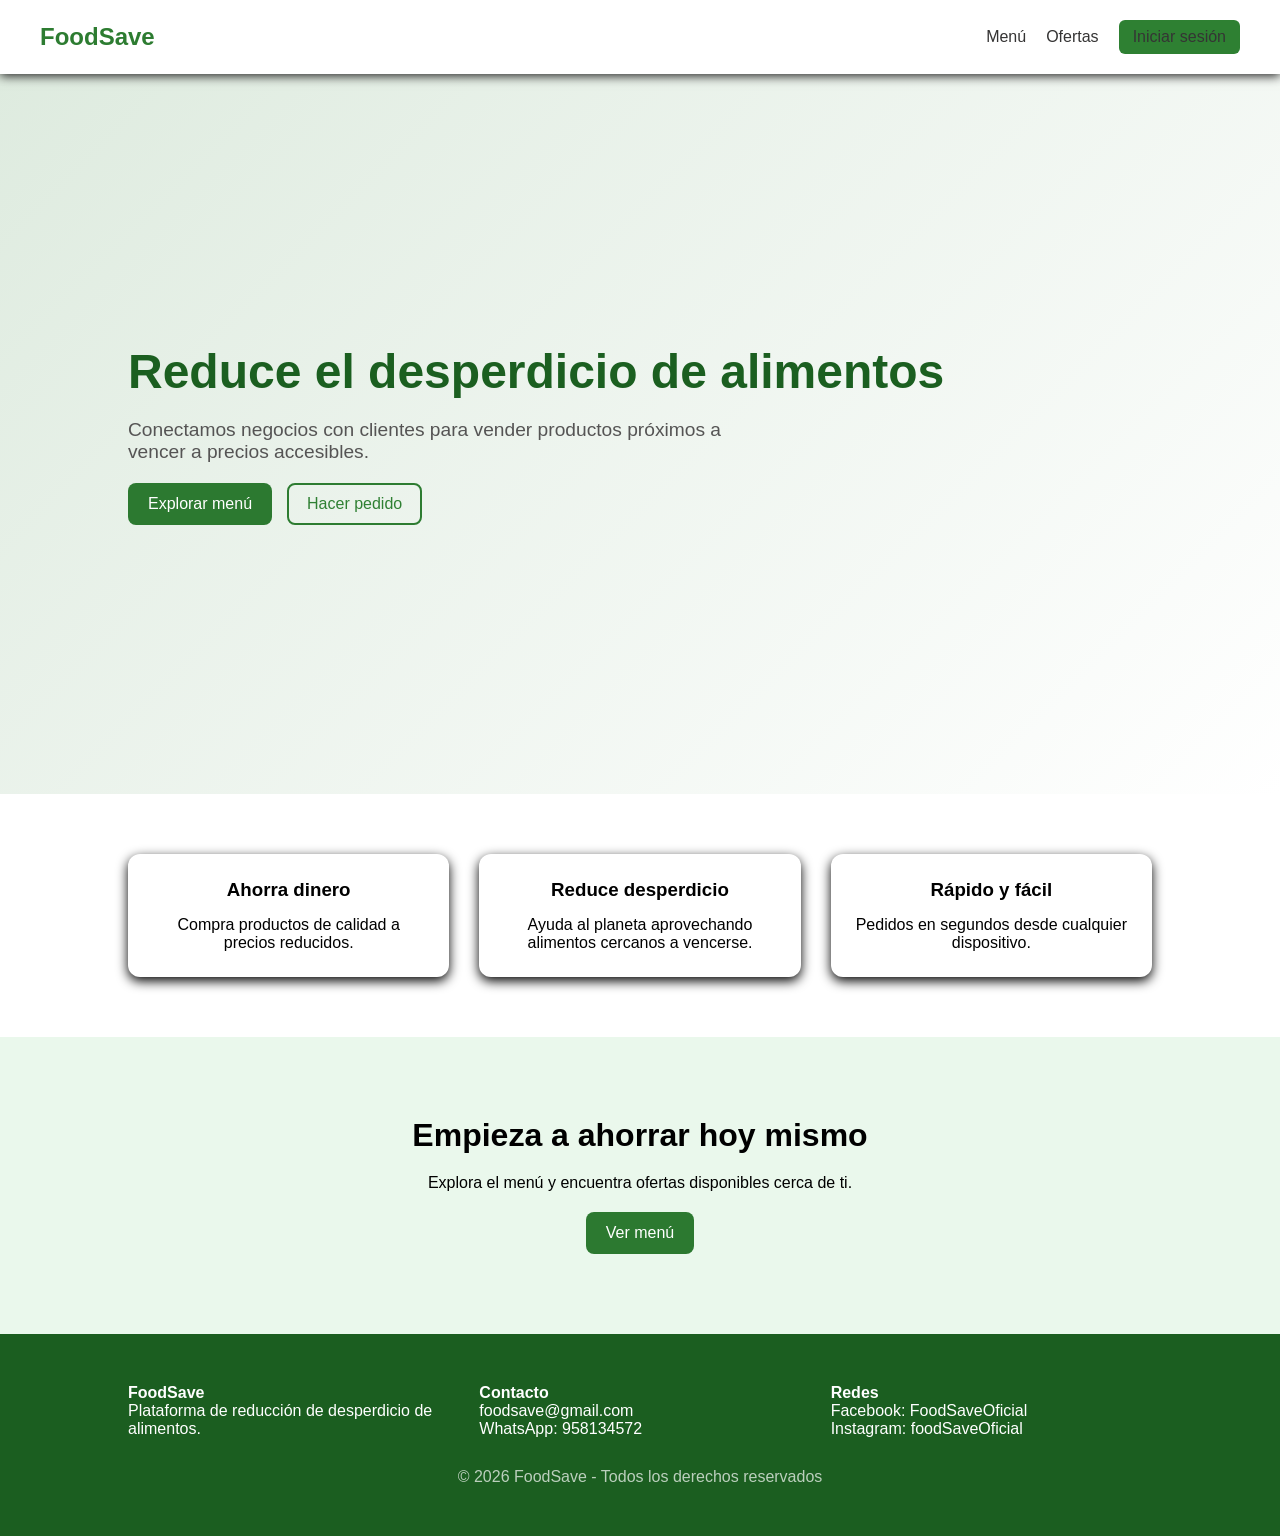
<file: index.html>
<!doctype html>
<html lang="es">
  <head>
    <meta charset="UTF-8" />
    <meta name="viewport" content="width=device-width, initial-scale=1.0" />
    <title>FoodSave | Reduce desperdicio de alimentos</title>
    <link rel="stylesheet" href="Estilo de programa/index.css" />
  </head>
  <body>
    <header class="cabecera">
      <div class="logo">FoodSave</div>
      <nav>
        <ul class="menu">
          <li><a href="menu.html">Menú</a></li>
          <li><a href="ofertas.html">Ofertas</a></li>
          <li><a class="btn-login" href="login.html">Iniciar sesión</a></li>
        </ul>
      </nav>
    </header>
    <section class="eslogan">
      <div class="eslogan-texto">
        <h1>Reduce el desperdicio de alimentos</h1>
        <p>
          Conectamos negocios con clientes para vender productos próximos a
          vencer a precios accesibles.
        </p>
        <div class="eslogan-botones">
          <a href="menu.html" class="btn-menu">Explorar menú</a>
          <a href="form_pedido.html" class="btn-form_pedido">Hacer pedido</a>
        </div>
      </div>
    </section>
    <section class="beneficios">
      <div class="beneficio">
        <h3>Ahorra dinero</h3>
        <p>Compra productos de calidad a precios reducidos.</p>
      </div>
      <div class="beneficio">
        <h3>Reduce desperdicio</h3>
        <p>Ayuda al planeta aprovechando alimentos cercanos a vencerse.</p>
      </div>
      <div class="beneficio">
        <h3>Rápido y fácil</h3>
        <p>Pedidos en segundos desde cualquier dispositivo.</p>
      </div>
    </section>
    <section class="cta">
      <h2>Empieza a ahorrar hoy mismo</h2>
      <p>Explora el menú y encuentra ofertas disponibles cerca de ti.</p>
      <a href="menu.html" class="btn-menu">Ver menú</a>
    </section>
    <footer class="footer">
      <div class="footer-grid">
        <div>
          <h4>FoodSave</h4>
          <p>Plataforma de reducción de desperdicio de alimentos.</p>
        </div>
        <div>
          <h4>Contacto</h4>
          <p>foodsave@gmail.com</p>
          <p>WhatsApp: 958134572</p>
        </div>
        <div>
          <h4>Redes</h4>
          <p>Facebook: FoodSaveOficial</p>
          <p>Instagram: foodSaveOficial</p>
        </div>
      </div>
      <p class="pie">© 2026 FoodSave - Todos los derechos reservados</p>
    </footer>
  </body>
</html>
</file>
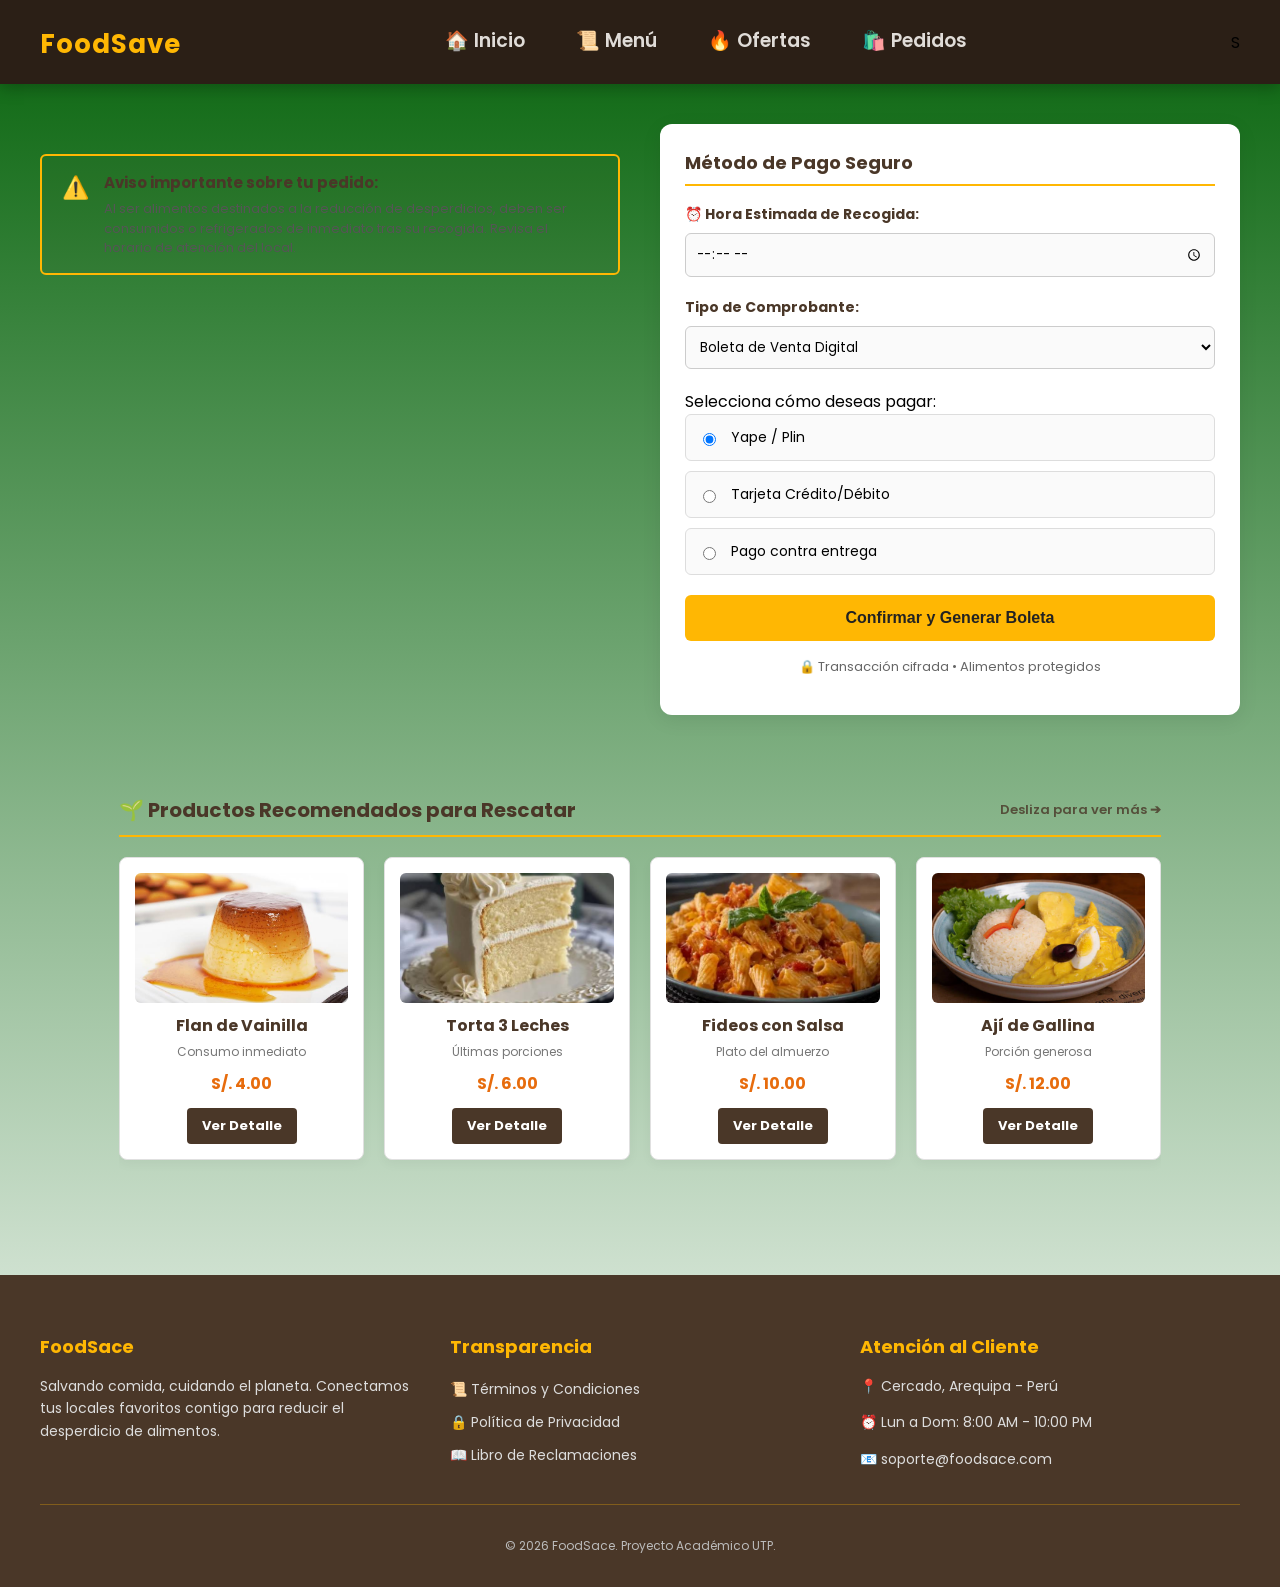
<file: form_pedido.html>
<html>
    <head>
        <meta charset="UTF-8">
        <title>Realizar pedido - FoodSace </title>
        <link rel="stylesheet" href="css/diseño_form.css">
        <link rel="stylesheet" href="css/diseñoMenu.css">
        <link href="https://fonts.googleapis.com/css2?family=Poppins:wght@400;600;700&display=swap" rel="stylesheet">
    </head>
    <body>

    <header>
        <h1>FoodSave</h1>
        <nav>
            <a href="index.html">🏠 Inicio</a>
            <a href="menu.html">📜 Menú</a>
            <a href="ofertas.html">🔥 Ofertas</a>
            <a href="pedidos.html">🛍️ Pedidos</a>
        </nav>S
    </header>

    <main class="contenedor-pedido">

        <section class="vista-producto">
            <div class="contenedor-dinamico-imagen">

                <div class="tarjeta-producto-animada" id="fideos">
                    <img src="img/images (1).jpg" alt="Fideos">
                    <div class="info-plato-target">
                        <h2>Fideos</h2>
                        <p class="descripcion">queso rallado fideo x y toques de salsa de tomate</p>
                        <div class="precio-badge">S/. 10.00</div>
                    </div>
                </div>

                <div class="tarjeta-producto-animada" id="aji">
                    <img src="img/images (2).jpg" alt="Ají de gallina">
                    <div class="info-plato-target">
                        <h2>Ají de gallina</h2>
                        <p class="descripcion">delicada textura con sabor a ají amarillo y especias</p>
                        <div class="precio-badge">S/. 12.00</div>
                    </div>
                </div>

                <div class="tarjeta-producto-animada" id="pizza">
                    <img src="img/images (3).jpg" alt="Pizza americana">
                    <div class="info-plato-target">
                        <h2>Pizza americana</h2>
                        <p class="descripcion">masa crujiente conjunto con pepperoni queso y salsa de tomate</p>
                        <div class="precio-badge">S/. 14.00</div>
                    </div>
                </div>

                <div class="tarjeta-producto-animada" id="flan">
                    <img src="img/images (4).jpg" alt="Flan">
                    <div class="info-plato-target">
                        <h2>Flan</h2>
                        <p class="descripcion">textura suave con dejos de vainilla</p>
                        <div class="precio-badge">S/. 4.00</div>
                    </div>
                </div>

                <div class="tarjeta-producto-animada" id="torta">
                    <img src="img/images.jpg" alt="Torta 3 leches">
                    <div class="info-plato-target">
                        <h2>Torta 3 leches</h2>
                        <p class="descripcion">torta húmeda por distintos tipos de leche dulce y esponjoso</p>
                        <div class="precio-badge">S/. 6.00</div>
                    </div>
                </div>

                <div class="tarjeta-producto-animada" id="torta2">
                    <img src="img/images (5).jpg" alt="Pastel de chocolate">
                    <div class="info-plato-target">
                        <h2>Pastel de Chocolate</h2>
                        <p class="descripcion">Esponjosa textura y dulce sabor a chocolate</p>
                        <div class="precio-badge">S/. 6.00</div>
                    </div>
                </div>

                <div class="tarjeta-producto-animada" id="ceviche">
                    <img src="img/ceviche-peruano-drago-bozovich-noriega.jpg" alt="Ceviche">
                    <div class="info-plato-target">
                        <h2>Ceviche</h2>
                        <p class="descripcion">Pescado finamente cutado y con un gusto acido y picante</p>
                        <div class="precio-badge">S/. 14.00</div>
                    </div>
                </div>

                <div class="tarjeta-producto-animada" id="ChicharronPescado">
                    <img src="img/Chicharrón_de_pescado.jpg" alt="Chicharron de Pescado">
                    <div class="info-plato-target">
                        <h2>Chicharron de Pescado</h2>
                        <p class="descripcion">sabor a mar y crujiente al gusto con acompañamientos para el plato</p>
                        <div class="precio-badge">S/. 15.00</div>
                    </div>
                </div>

                <div class="tarjeta-producto-animada" id="ChupeCamarones">
                    <img src="img/chupedecamarones-e1642409480213.jpg" alt="Chupe de Camarones">
                    <div class="info-plato-target">
                        <h2>Chupe de Camarones</h2>
                        <p class="descripcion">Sabor especial al mar directo con un buen ejemplar de camaron</p>
                        <div class="precio-badge">S/. 15.00</div>
                    </div>
                </div>

                <div class="tarjeta-producto-animada" id="Hidromiel">
                    <img src="img/hidromiel.jpg" alt="Hidromiel">
                    <div class="info-plato-target">
                        <h2>Hidromiel Artesanal</h2>
                        <p class="descripcion">Bebida alcohólica ancestral a base de miel de abeja.</p>
                        <div class="precio-badge">S/. 14.00</div>
                    </div>
                </div>

                <div class="tarjeta-producto-animada" id="JugoFrutas">
                    <img src="img/jugos.jpg" alt="Jugo de Frutas">
                    <div class="info-plato-target">
                        <h2>Jugo de Frutas Natural</h2>
                        <p class="descripcion">Prensado en frío, 100% fruta pura sin preservantes.</p>
                        <div class="precio-badge">S/. 8.00</div>
                    </div>
                </div>

                <div class="tarjeta-producto-animada" id="ChichaMorada">
                    <img src="img/chicha morada.jpg" alt="Chicha Morada">
                    <div class="info-plato-target">
                        <h2>Chicha Morada de la Casa</h2>
                        <p class="descripcion">Preparada de forma tradicional con maíz morado.</p>
                        <div class="precio-badge">S/. 6.00</div>
                    </div>
                </div>

            </div>

            <div class="aviso-importante-box">
                <div class="aviso-icono">⚠️</div>
                <div class="aviso-texto">
                    <strong>Aviso importante sobre tu pedido:</strong>
                    <p>Al ser alimentos destinados a la reducción de desperdicios, deben ser consumidos o refrigerados de inmediato tras su recogida. Revisa el horario de atención del local.</p>
                </div>
            </div>
        </section>

        <section class="seccion-formulario">
            <div class="tarjeta-pago-lateral">
                <h3>Método de Pago Seguro</h3>
                
                <form action="pedidos.html" class="formulario-boleta">
                    <div class="grupo-campo">
                        <label for="time-recogida">⏰ Hora Estimada de Recogida:</label>
                        <input type="time" id="time-recogida" required class="input-tiempo-custom">
                    </div>

                    <div class="grupo-campo">
                        <label for="sel-comprobante">Tipo de Comprobante:</label>
                        <select id="sel-comprobante">
                            <option value="boleta">Boleta de Venta Digital</option>
                            <option value="factura">Factura (con RUC)</option>
                        </select>
                    </div>

                    <div class="metodos-pago-caja">
                        <label>Selecciona cómo deseas pagar:</label>
                        <div class="opciones-pago-flex">
                            <label class="opcion-pago">
                                <input type="radio" name="pago" value="yape" checked>
                                <span>Yape / Plin</span>
                            </label>
                            <label class="opcion-pago">
                                <input type="radio" name="pago" value="tarjeta">
                                <span>Tarjeta Crédito/Débito</span>
                            </label>
                            <label class="opcion-pago">
                                <input type="radio" name="pago" value="efectivo">
                                <span>Pago contra entrega</span>
                            </label>
                        </div>
                    </div>

                    <button type="submit" class="btn-comprar">Confirmar y Generar Boleta</button>
                </form>

                <div class="pie-garantia">
                    <p>🔒 Transacción cifrada • Alimentos protegidos</p>
                </div>
            </div>
        </section>
    </main>

    <section class="seccion-recomendados">
        <div class="encabezado-recomendados">
            <h3>🌱 Productos Recomendados para Rescatar</h3>
            <div class="indicador-deslizar">
                <span>Desliza para ver más ➔</span>
            </div>
        </div>

        <div class="carrusel-recomendados">
            <div class="item-recomendado">
                <img src="img/images (4).jpg" alt="Flan">
                <h4>Flan de Vainilla</h4>
                <p>Consumo inmediato</p>
                <span class="item-rec-precio">S/. 4.00</span>
                <a href="#flan" class="btn-rescatar">Ver Detalle</a>
            </div>

            <div class="item-recomendado">
                <img src="img/images.jpg" alt="Torta 3 leches">
                <h4>Torta 3 Leches</h4>
                <p>Últimas porciones</p>
                <span class="item-rec-precio">S/. 6.00</span>
                <a href="#torta" class="btn-rescatar">Ver Detalle</a>
            </div>

            <div class="item-recomendado">
                <img src="img/images (1).jpg" alt="Fideos">
                <h4>Fideos con Salsa</h4>
                <p>Plato del almuerzo</p>
                <span class="item-rec-precio">S/. 10.00</span>
                <a href="#fideos" class="btn-rescatar">Ver Detalle</a>
            </div>

            <div class="item-recomendado">
                <img src="img/images (2).jpg" alt="Ají">
                <h4>Ají de Gallina</h4>
                <p>Porción generosa</p>
                <span class="item-rec-precio">S/. 12.00</span>
                <a href="#aji" class="btn-rescatar">Ver Detalle</a>
            </div>
        </div>
    </section>

    <footer class="footer-sitio">
        <div class="contenedor-footer">
            
            <div class="columna-footer">
                <h3>FoodSace</h3>
                <p>Salvando comida, cuidando el planeta. Conectamos tus locales favoritos contigo para reducir el desperdicio de alimentos.</p>
            </div>
            
            <div class="columna-footer">
                <h3>Transparencia</h3>
                <ul>
                    <li><a href="terminos.html">📜 Términos y Condiciones</a></li>
                    <li><a href="privacidad.html">🔒 Política de Privacidad</a></li>
                    <li><a href="libro_reclamaciones.html">📖 Libro de Reclamaciones</a></li>
                </ul>
            </div>
            
            <div class="columna-footer">
                <h3>Atención al Cliente</h3>
                <p>📍 Cercado, Arequipa - Perú</p>
                <p>⏰ Lun a Dom: 8:00 AM - 10:00 PM</p>
                <p>📧 soporte@foodsace.com</p>
            </div>

        </div>
        <div class="barra-derechos">
            <p>&copy; 2026 FoodSace. Proyecto Académico UTP.</p>
        </div>
    </footer>
</html>
</file>
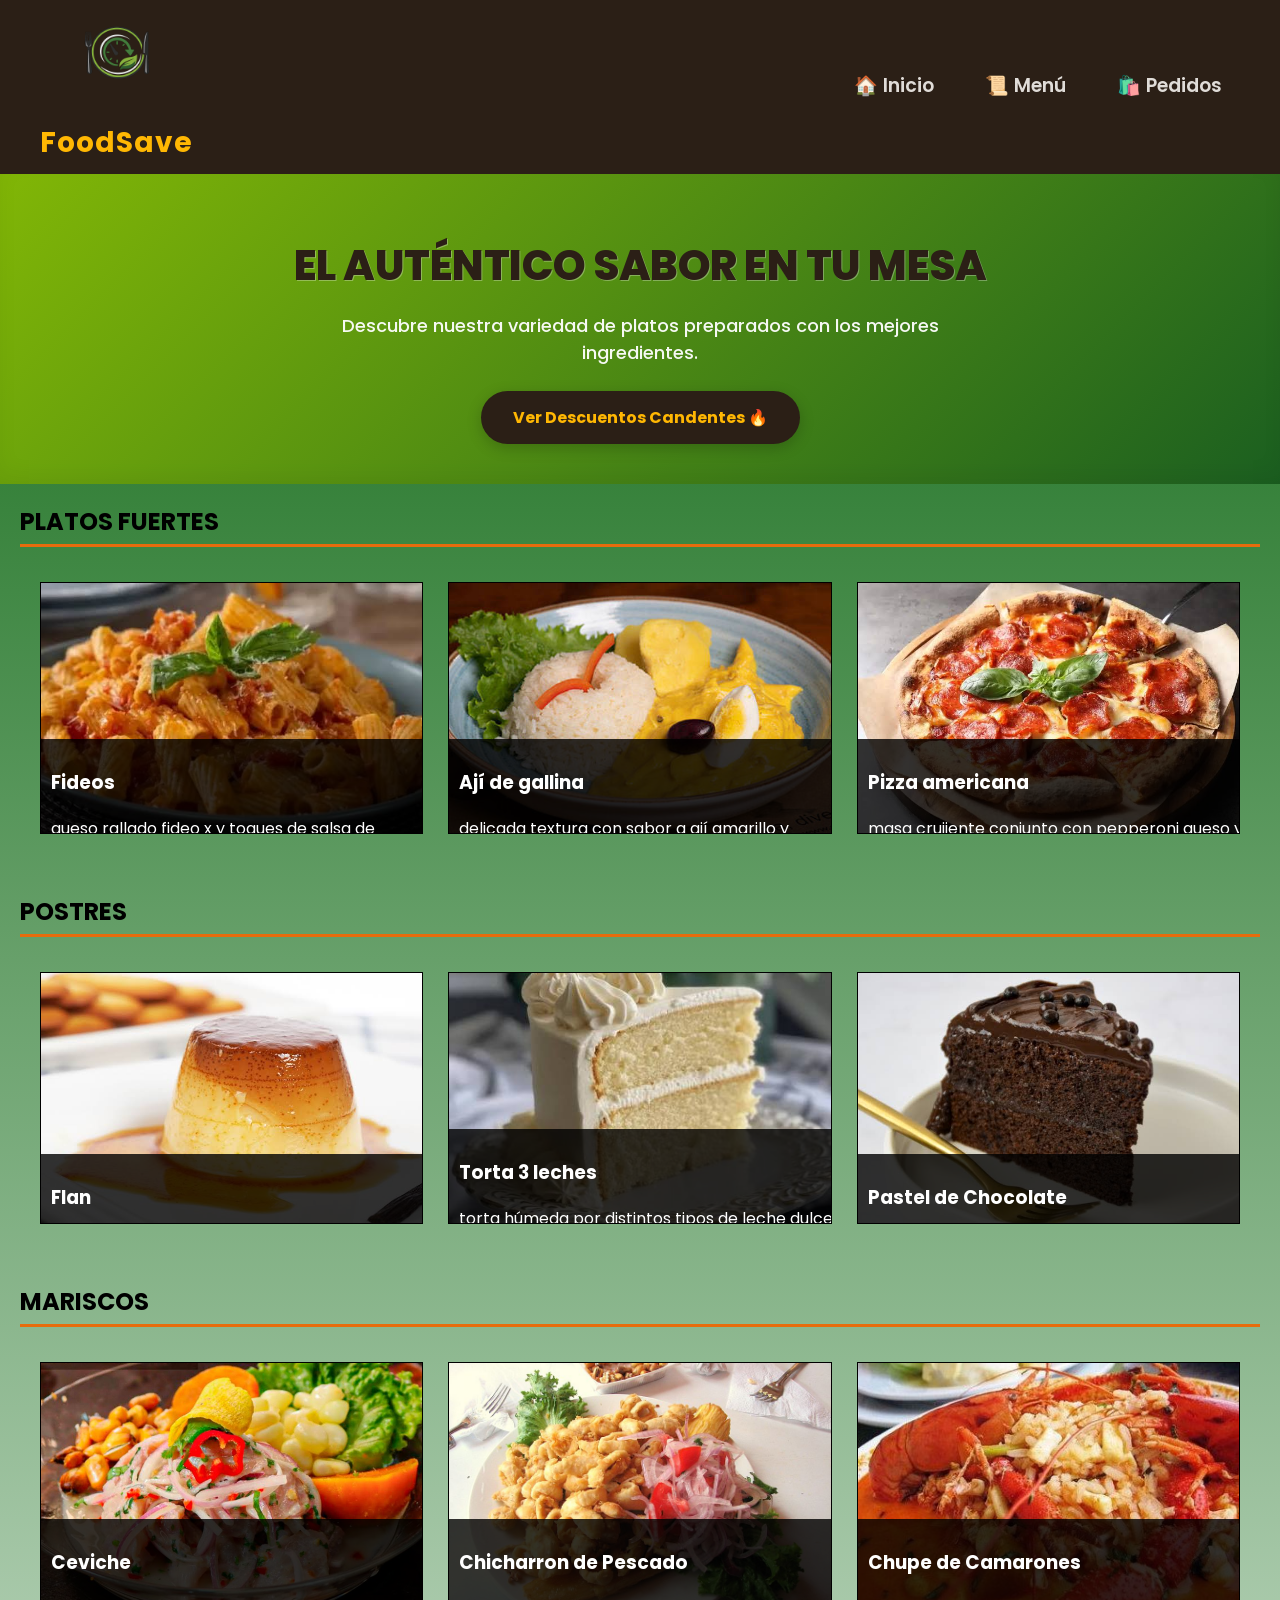
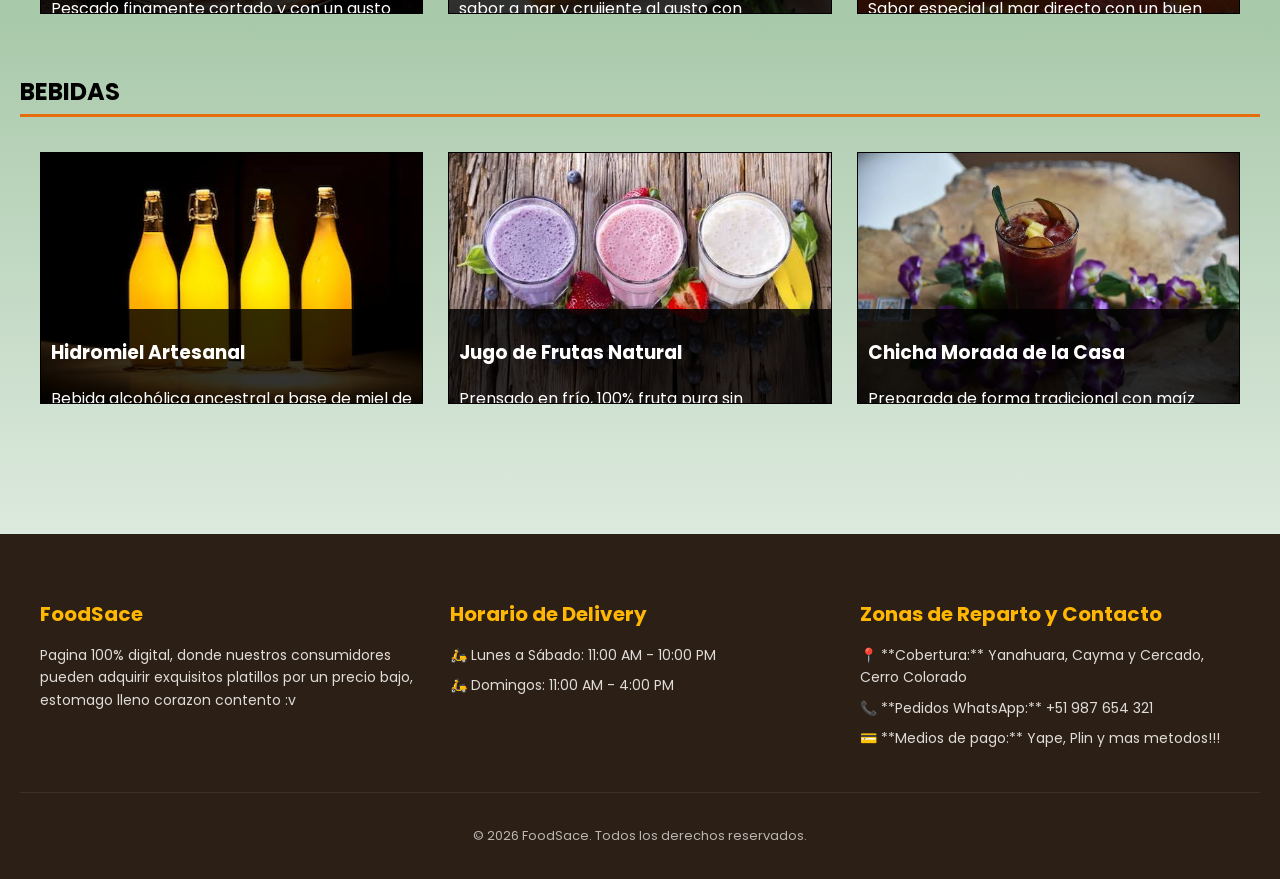
<file: menu.html>
<html>
    <head>
        <meta charset="UTF-8">
        <title>Comidas diponibles</title>
        <link rel="stylesheet" href="css/diseñoMenu.css">
        <link href="https://fonts.googleapis.com/css2?family=Poppins:wght@400;600;700&display=swap" rel="stylesheet">
    </head>
    <body>

        <header>
            <div class = "logo-contenedor">
                <img src="img/logo.png" alt="Logo FoodSace" class="logo-img">
                <h1>FoodSave</h1>
            </div>

            <nav>
                <a href="index.html">🏠 Inicio</a>
                <a href="menu.html">📜 Menú</a>
                <a href="pedidos.html">🛍️ Pedidos</a>
            </nav>
        </header>
        <section class="bienvenida">
            <h2>El auténtico sabor en tu mesa</h2>
            <p>Descubre nuestra variedad de platos preparados con los mejores ingredientes.</p>
            <a href="ofertas.html" class="btn-bienvenida">Ver Descuentos Candentes 🔥</a>
        </section>
    <main> 
        <section class="categoria">
        <h2 class="titulo-categoria">Platos Fuertes</h2>
        
        <div class="menu"> 
            <a href="form_pedido.html#fideos" class="enlace-producto">
                <div class="producto">
                    <img src="img/images (1).jpg" alt="Fideos">
                    <div class="informacion">
                        <h3>Fideos</h3>
                        <p>queso rallado fideo x y toques de salsa de tomate</p>
                        <p>S/. 10.00</p>
                    </div>
                </div>
            </a>

            <a href="form_pedido.html#aji" class="enlace-producto">
                <div class="producto">
                    <img src="img/images (2).jpg" alt="Ají de gallina">
                    <div class="informacion">
                        <h3>Ají de gallina</h3>
                        <p>delicada textura con sabor a ají amarillo y especias</p>
                        <p>S/. 12.00</p>
                    </div>
                </div>
            </a>

            <a href="form_pedido.html#pizza" class="enlace-producto">
                <div class="producto">
                    <img src="img/images (3).jpg" alt="Pizza americana">
                    <div class="informacion">
                        <h3>Pizza americana</h3>
                        <p>masa crujiente conjunto con pepperoni queso y salsa de tomate</p>
                        <p>S/. 14.00</p>
                    </div>
                </div>
            </a>
        </div> 
    </section>

    <section class="categoria">
        <h2 class="titulo-categoria">Postres</h2>
        
        <div class="menu"> 
            <a href="form_pedido.html#flan" class="enlace-producto">
                <div class="producto">
                    <img src="img/images (4).jpg" alt="Flan">
                    <div class="informacion">
                        <h3>Flan</h3>
                        <p>textura suave con dejos de vainilla</p>
                        <p>S/. 4.00</p>
                    </div>
                </div>
            </a>

            <a href="form_pedido.html#torta" class="enlace-producto">
                <div class="producto">
                    <img src="img/images.jpg" alt="Torta 3 leches">
                    <div class="informacion">
                        <h3>Torta 3 leches</h3>
                        <p>torta húmeda por distintos tipos de leche dulce y esponjoso</p>
                        <p>S/. 6.00</p>
                    </div>
                </div>
            </a>

            <a href="form_pedido.html#torta2" class="enlace-producto">
                <div class="producto">
                    <img src="img/images (5).jpg" alt="Pastel de chocolate">
                    <div class="informacion">
                        <h3>Pastel de Chocolate</h3>
                        <p>Esponjosa textura y dulce sabor a chocolate</p>
                        <p>S/. 6.00</p>
                    </div>
                </div>
            </a>
        </div> 
    </section>

    <section class="categoria">
        <h2 class="titulo-categoria">Mariscos</h2>

        <div class="menu"> 
            <a href="form_pedido.html#ceviche" class="enlace-producto">
                <div class="producto">
                    <img src="img/ceviche-peruano-drago-bozovich-noriega.jpg" alt="Ceviche">
                    <div class="informacion">
                        <h3>Ceviche</h3>
                        <p>Pescado finamente cortado y con un gusto acido y picante</p>
                        <p>S/. 14.00</p>
                    </div>
                </div>
            </a>

            <a href="form_pedido.html#ChicharronPescado" class="enlace-producto">
                <div class="producto">
                    <img src="img/Chicharrón_de_pescado.jpg" alt="Chicharron de Pescado">
                    <div class="informacion">
                        <h3>Chicharron de Pescado</h3>
                        <p>sabor a mar y crujiente al gusto con acompañamientos para el plato</p>
                        <p>S/. 15.00</p>
                    </div>
                </div>
            </a>

            <a href="form_pedido.html#ChupeCamarones" class="enlace-producto">
                <div class="producto">
                    <img src="img/chupedecamarones-e1642409480213.jpg" alt="Chupe de Camarones">
                    <div class="informacion">
                        <h3>Chupe de Camarones</h3>
                        <p>Sabor especial al mar directo con un buen ejemplar de camaron</p>
                        <p>S/. 15.00</p>
                    </div>
                </div>
            </a>
        </div> 
    </section>

    <section class="categoria">
        <h2 class="titulo-categoria">Bebidas</h2>

        <div class="menu"> 
        <a href="form_pedido.html#Hidromiel" class="enlace-producto">
            <div class="producto">
                <img src="img/hidromiel.jpg" alt="Hidromiel">
                <div class="informacion">
                    <h3>Hidromiel Artesanal</h3>
                    <p>Bebida alcohólica ancestral a base de miel de abeja. ¡Lote fresco de consumo inmediato!</p>
                    <p>S/. 14.00</p>
            </div>
        </div>
    </a>

            <a href="form_pedido.html#JugoFrutas" class="enlace-producto">
            <div class="producto">
                <img src="img/jugos.jpg" alt="Jugo de Frutas">
                <div class="informacion">
                    <h3>Jugo de Frutas Natural</h3>
                    <p>Prensado en frío, 100% fruta pura sin preservantes. Solo para hoy.</p>
                    <p>S/. 8.00</p>
                </div>
        </div>
            </a>

            <a href="form_pedido.html#ChichaMorada" class="enlace-producto">
                <div class="producto">
                    <img src="img/chicha morada.jpg" alt="Chicha Morada">
                    <div class="informacion">
                        <h3>Chicha Morada de la Casa</h3>
                        <p>Preparada de forma tradicional con maíz morado, fruta y especias. Bien helada.</p>
                        <p>S/. 6.00</p>
                    </div>
                </div>
            </a>
        </div> 
    </section>
    </main>
    </body>
    <footer>
        <div class="pie-contenedor">
            <div class="pie-columna">
                <h3>FoodSace</h3>
                <p>Pagina 100% digital, donde nuestros consumidores pueden adquirir exquisitos platillos por un precio bajo, estomago lleno corazon contento :v</p>
            </div>
            
            <div class="pie-columna">
                <h3>Horario de Delivery</h3>
                <p>🛵 Lunes a Sábado: 11:00 AM - 10:00 PM</p>
                <p>🛵 Domingos: 11:00 AM - 4:00 PM</p>
            </div>

            <div class="pie-columna">
                <h3>Zonas de Reparto y Contacto</h3>
                <p>📍 **Cobertura:** Yanahuara, Cayma y Cercado, Cerro Colorado</p>
                <p>📞 **Pedidos WhatsApp:** +51 987 654 321</p>
                <p>💳 **Medios de pago:** Yape, Plin y mas metodos!!!</p>
            </div>
        </div>
        <div class="pie-derechos">
            <p>&copy; 2026 FoodSace. Todos los derechos reservados.</p>
        </div>
    </footer>
</html>
</file>
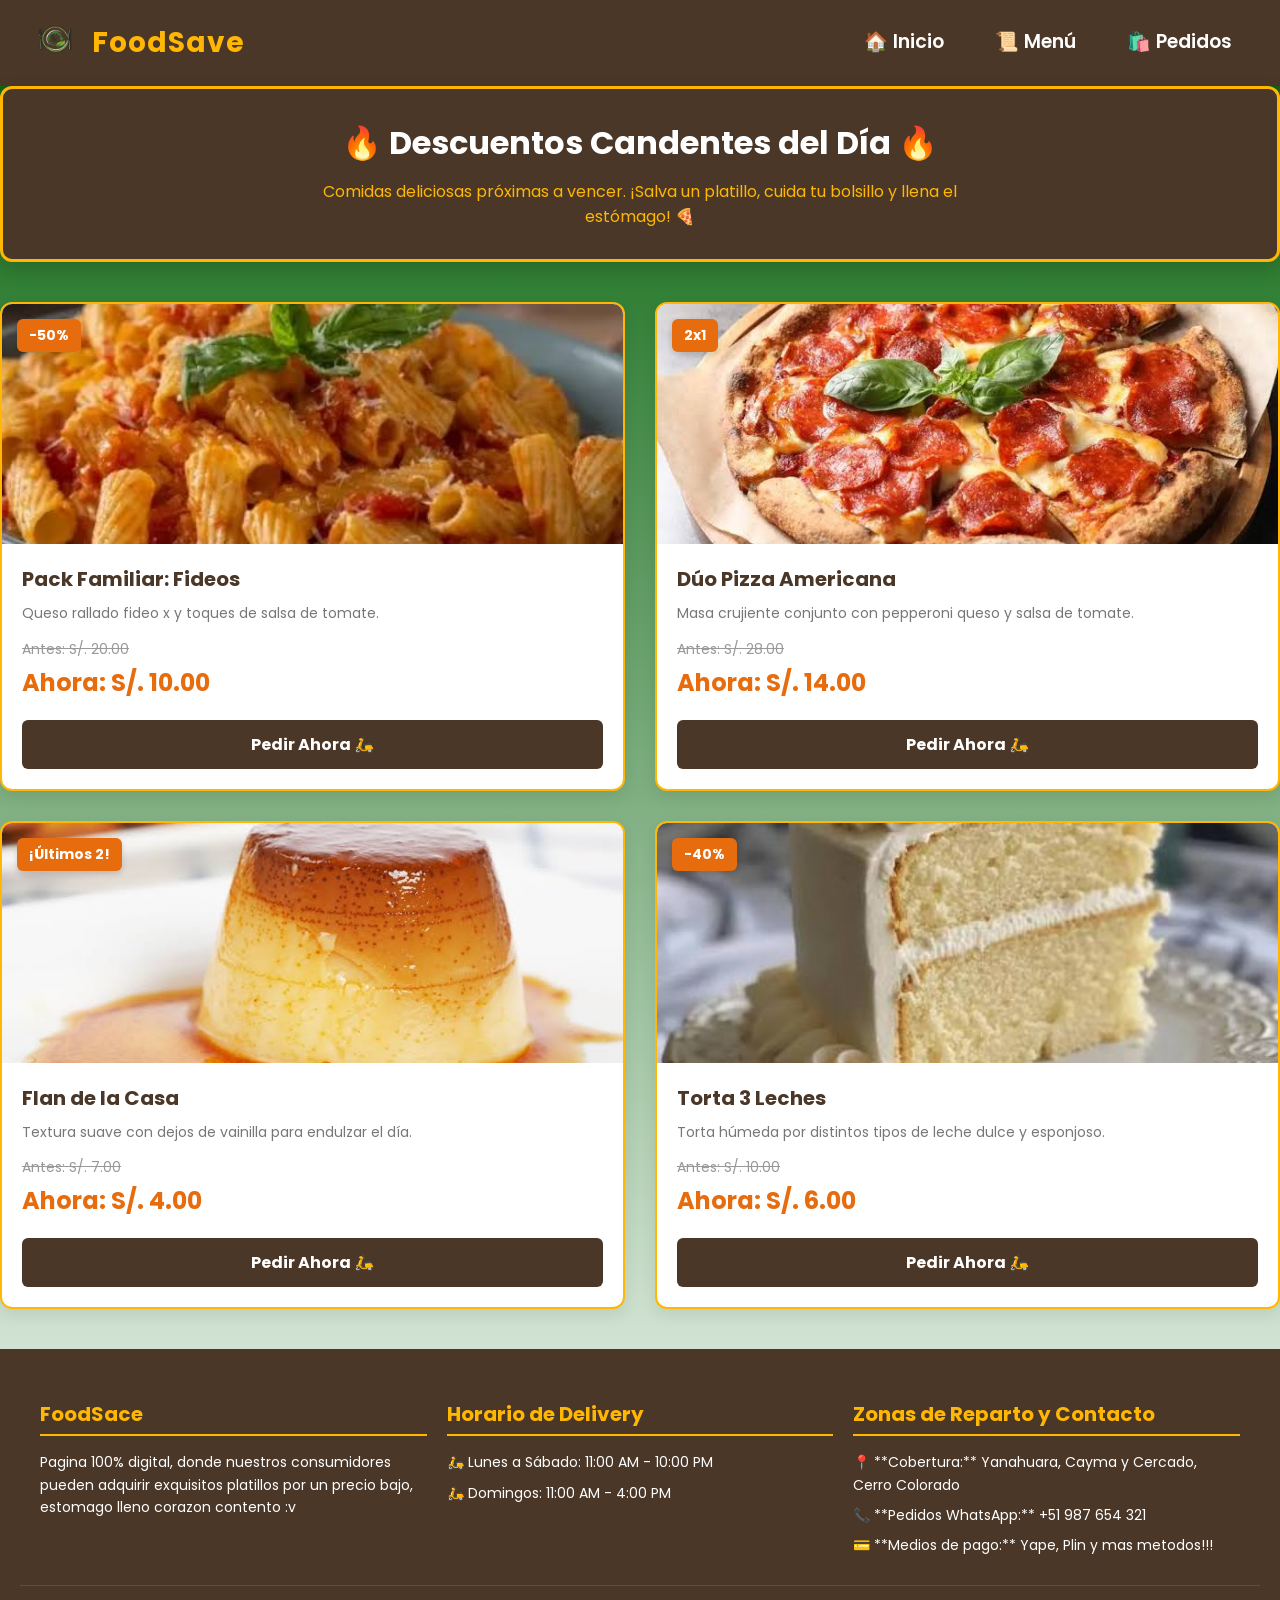
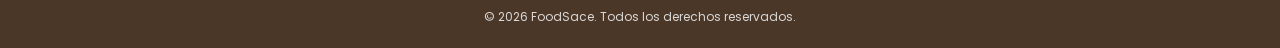
<file: ofertas.html>
<html>
<head>
    <meta charset="UTF-8">
    <meta name="viewport" content="width=device-width, initial-scale=1.0">
    <title>Ofertas Especiales - FoodSace</title>
    <link rel="stylesheet" href="css/diseñoMenu.css">
    <link rel="stylesheet" href="css/diseño_ofertas.css">
    <link href="https://fonts.googleapis.com/css2?family=Poppins:wght@400;600;700&display=swap" rel="stylesheet">
</head>
<body>

    <header>
        <div class="logo-contenedor">
            <img src="img/logo.png" alt="Logo FoodSace" class="logo-img">
            <h1>FoodSave</h1>
        </div>
        <nav>
            <a href="index.html">🏠 Inicio</a>
            <a href="menu.html">📜 Menú</a>
            <a href="pedidos.html">🛍️ Pedidos</a>
        </nav>
    </header>

    <main class="contenedor-ofertas">
        <div class="encabezado-ofertas">
            <h2>🔥 Descuentos Candentes del Día 🔥</h2>
            <p class="subtitulo">Comidas deliciosas próximas a vencer. ¡Salva un platillo, cuida tu bolsillo y llena el estómago! 🍕</p>
        </div>

        <section class="grid-ofertas">
            
            <div class="tarjeta-oferta">
                <span class="badge-descuento animar-pulso">-50%</span>
                <img src="img/images (1).jpg" alt="Fideos con salsa">
                <div class="info-oferta">
                    <h3>Pack Familiar: Fideos</h3>
                    <p class="descripcion-corta">Queso rallado fideo x y toques de salsa de tomate.</p>
                    <p class="precio-antes">Antes: S/. 20.00</p>
                    <p class="precio-ahora">Ahora: S/. 10.00</p>
                    <a href="form_pedido.html#fideos" class="btn-oferta">Pedir Ahora 🛵</a>
                </div>
            </div>

            <div class="tarjeta-oferta">
                <span class="badge-descuento animar-pulso">2x1</span>
                <img src="img/images (3).jpg" alt="Pizza americana">
                <div class="info-oferta">
                    <h3>Dúo Pizza Americana</h3>
                    <p class="descripcion-corta">Masa crujiente conjunto con pepperoni queso y salsa de tomate.</p>
                    <p class="precio-antes">Antes: S/. 28.00</p>
                    <p class="precio-ahora">Ahora: S/. 14.00</p>
                    <a href="form_pedido.html#pizza" class="btn-oferta">Pedir Ahora 🛵</a>
                </div>
            </div>

            <div class="tarjeta-oferta">
                <span class="badge-descuento animar-pulso">¡Últimos 2!</span>
                <img src="img/images (4).jpg" alt="Flan">
                <div class="info-oferta">
                    <h3>Flan de la Casa</h3>
                    <p class="descripcion-corta">Textura suave con dejos de vainilla para endulzar el día.</p>
                    <p class="precio-antes">Antes: S/. 7.00</p>
                    <p class="precio-ahora">Ahora: S/. 4.00</p>
                    <a href="form_pedido.html#flan" class="btn-oferta">Pedir Ahora 🛵</a>
                </div>
            </div>

            <div class="tarjeta-oferta">
                <span class="badge-descuento animar-pulso">-40%</span>
                <img src="img/images.jpg" alt="Torta 3 leches">
                <div class="info-oferta">
                    <h3>Torta 3 Leches</h3>
                    <p class="descripcion-corta">Torta húmeda por distintos tipos de leche dulce y esponjoso.</p>
                    <p class="precio-antes">Antes: S/. 10.00</p>
                    <p class="precio-ahora">Ahora: S/. 6.00</p>
                    <a href="form_pedido.html#torta" class="btn-oferta">Pedir Ahora 🛵</a>
                </div>
            </div>

        </section>
    </main>

    <footer>
        <div class="pie-contenedor">
            <div class="pie-columna">
                <h3>FoodSace</h3>
                <p>Pagina 100% digital, donde nuestros consumidores pueden adquirir exquisitos platillos por un precio bajo, estomago lleno corazon contento :v</p>
            </div>
            
            <div class="pie-columna">
                <h3>Horario de Delivery</h3>
                <p>🛵 Lunes a Sábado: 11:00 AM - 10:00 PM</p>
                <p>🛵 Domingos: 11:00 AM - 4:00 PM</p>
            </div>

            <div class="pie-columna">
                <h3>Zonas de Reparto y Contacto</h3>
                <p>📍 **Cobertura:** Yanahuara, Cayma y Cercado, Cerro Colorado</p>
                <p>📞 **Pedidos WhatsApp:** +51 987 654 321</p>
                <p>💳 **Medios de pago:** Yape, Plin y mas metodos!!!</p>
            </div>
        </div>
        <div class="pie-derechos">
            <p>&copy; 2026 FoodSace. Todos los derechos reservados.</p>
        </div>
    </footer>

</body>
</html>
</file>
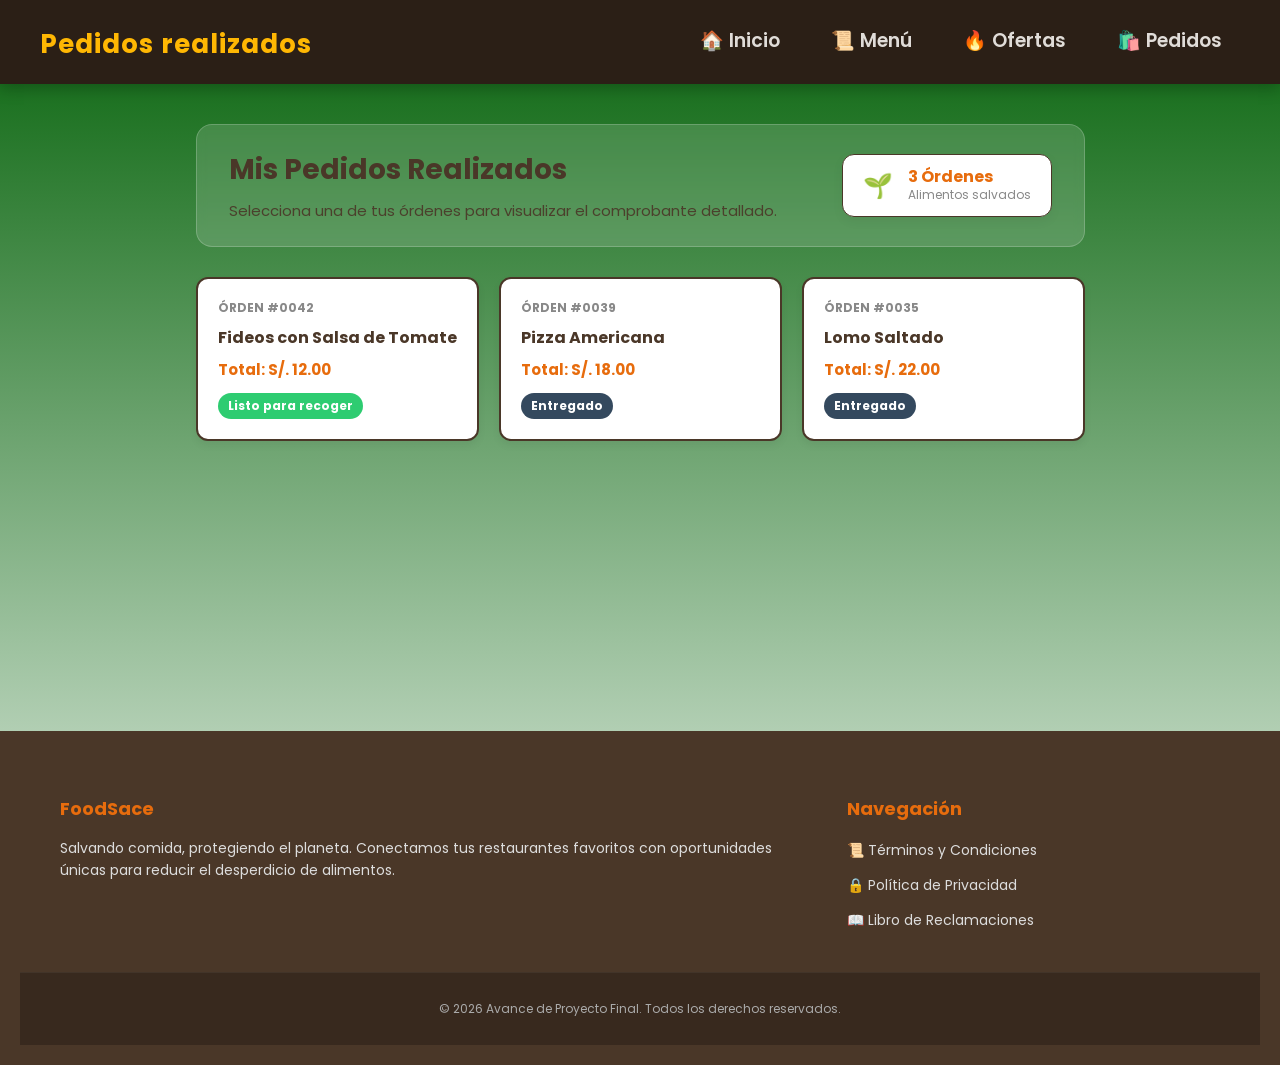
<file: pedidos.html>
<html>
    <head>
    <meta charset="UTF-8">
    <title>Pedidos</title>
    <link rel="stylesheet" href="css/diseñoMenu.css">
    <link rel="stylesheet" href="css/diseño_pedidos.css">
    <link href="https://fonts.googleapis.com/css2?family=Poppins:wght@400;600;700&display=swap" rel="stylesheet">
    </head>
    <body>
        <header>
            <h1>Pedidos realizados</h1>
            <nav>
                <a href="index.html">🏠 Inicio</a>
                <a href="menu.html">📜 Menú</a>
                <a href="ofertas.html">🔥 Ofertas</a>
                <a href="pedidos.html">🛍️ Pedidos</a>
            </nav>
        </header>
<main class="contenedor-historial">
        <div class="cabecera-historial">
        <div class="texto-cabecera">
            <h2>Mis Pedidos Realizados</h2>
            <p class="subtitulo-pagina">Selecciona una de tus órdenes para visualizar el comprobante detallado.</p>
        </div>
        <div class="badge-resumen">
            <span class="icono-resumen">🌱</span>
            <div>
                <span class="numero-resumen">3 Órdenes</span>
                <p class="descripcion-resumen">Alimentos salvados</p>
            </div>
        </div>
    </div>
    <section class="grid-historial">
        
        <a href="#orden-fideos" class="tarjeta-historial-bloque">
            <div class="info-rapida">
                <span class="id-orden">Órden #0042</span>
                <h3>Fideos con Salsa de Tomate</h3>
                <p class="resumen-precio">Total: S/. 12.00</p>
                <span class="estado-tag listo">Listo para recoger</span>
            </div>
        </a>

        <a href="#orden-pizza" class="tarjeta-historial-bloque">
            <div class="info-rapida">
                <span class="id-orden">Órden #0039</span>
                <h3>Pizza Americana</h3>
                <p class="resumen-precio">Total: S/. 18.00</p>
                <span class="estado-tag entregado">Entregado</span>
            </div>
        </a>

        <a href="#orden-lomo" class="tarjeta-historial-bloque">
            <div class="info-rapida">
                <span class="id-orden">Órden #0035</span>
                <h3>Lomo Saltado</h3>
                <p class="resumen-precio">Total: S/. 22.00</p>
                <span class="estado-tag entregado">Entregado</span>
            </div>
        </a>

    </section>

    <section class="zona-boletas-target">
            <div class="tarjeta-boleta-flex" id="orden-fideos">
                <div class="bloque-izquierda-producto">
                    <img src="img/images (1).jpg" alt="Fideos" class="mini-imagen-boleta">
                    <div class="detalles-producto-boleta">
                        <h3>Fideos con Salsa de Tomate</h3>
                        <span class="badge-estado listo">Listo para recoger</span>
                    </div>
                </div>
                <div class="bloque-derecha-valores">
                    <p><strong>Cantidad:</strong> 1 porción</p>
                    <p><strong>Total:</strong> S/. 12.00</p>
                    <p class="nro-comprobante">Comprobante: <span>Boleta N° B001-0042</span></p>
                </div>
            </div>

            <div class="tarjeta-boleta-flex" id="orden-pizza">
                <div class="bloque-izquierda-producto">
                    <img src="img/images (3).jpg" alt="Pizza" class="mini-imagen-boleta">
                    <div class="detalles-producto-boleta">
                        <h3>Pizza Americana</h3>
                        <span class="badge-estado entregado">Entregado</span>
                    </div>
                </div>
                <div class="bloque-derecha-valores">
                    <p><strong>Cantidad:</strong> 1 porción</p>
                    <p><strong>Total:</strong> S/. 18.00</p>
                    <p class="nro-comprobante">Comprobante: <span>Boleta N° B001-0039</span></p>
                </div>
            </div>

            <div class="tarjeta-boleta-flex" id="orden-lomo">
                <div class="bloque-izquierda-producto">
                    <img src="img/lomo-saltado11.jpg" alt="Lomo Saltado" class="mini-imagen-boleta">
                    <div class="detalles-producto-boleta">
                        <h3>Lomo Saltado</h3>
                        <span class="badge-estado entregado">Entregado</span>
                    </div>
                </div>
                <div class="bloque-derecha-valores">
                    <p><strong>Cantidad:</strong> 1 porción</p>
                    <p><strong>Total:</strong> S/. 22.00</p>
                    <p class="nro-comprobante">Comprobante: <span>Boleta N° B001-0035</span></p>
                </div>
            </div>
        </section>
    </main>

    <footer class="pie-pagina">
        <div class="contenedor-footer">
            <div class="info-proyecto">
                <h4>FoodSace</h4>
                <p>Salvando comida, protegiendo el planeta. Conectamos tus restaurantes favoritos con oportunidades únicas para reducir el desperdicio de alimentos.</p>
            </div>
            <div class="enlaces-footer">
                <h4>Navegación</h4>
                <ul>
                    <li><a href="terminos.html">📜 Términos y Condiciones</a></li>
                    <li><a href="privacidad.html">🔒 Política de Privacidad</a></li>
                    <li><a href="libro_reclamaciones.html">📖 Libro de Reclamaciones</a></li>
                </ul>
            </div>
        </div>
        <div class="barra-derechos">
            <p>&copy; 2026 Avance de Proyecto Final. Todos los derechos reservados.</p>
        </div>
    </footer>
</body>
</html>
</file>
<file: Estilo de programa/index.css>
* {
  margin: 0;
  padding: 0;
  box-sizing: border-box;
  font-family: "Segoe UI", sans-serif;
}

/* CONTENEDOR GENERAL */
body {
  display: grid;
  grid-template-areas:
    "cabecera"
    "eslogan"
    "beneficios"
    "cta"
    "footer";
  grid-template-rows: auto auto auto auto auto;
}

/* CABECERA */

.cabecera {
  grid-area: cabecera;
  display: grid;
  grid-template-columns: 1fr auto;
  align-items: center;
  padding: 20px 40px;
  background: white;
  position: sticky;
  top: 0;
  z-index: 1000;
  box-shadow: 0 2px 10px rgb(34, 33, 33);

  animation: aparecer1 0.6s ease;
}

.logo {
  font-size: 1.5rem;
  font-weight: bold;
  color: rgb(45, 124, 49);
}

.menu {
  list-style: none;

  display: grid;
  grid-auto-flow: column;
  gap: 20px;
  align-items: center;
}

.menu li {
  display: grid;
}

.menu li a {
  text-decoration: none;
  color: rgb(53, 52, 52);
  font-weight: 500;
  transition: 0.3s;
}

.menu li a:not(.btn-login):hover {
  color: rgb(45, 124, 49);
  transform: translateY(-2px);
}

.btn-login {
  background: rgb(46, 128, 50);
  color: white;
  padding: 8px 14px;
  border-radius: 6px;
  transition: 0.3s;
}

.btn-login:hover {
  background: rgb(27, 95, 32);
  color: white;
  transform: scale(1.05);
}

/* ESLOGAN */

.eslogan {
  grid-area: eslogan;
  min-height: 80vh;
  display: grid;
  grid-template-columns: 1fr;
  align-items: center;
  padding: 60px 10%;
  background: linear-gradient(135deg, rgb(222, 235, 223), white);
}

.eslogan-texto {
  display: grid;
  gap: 20px;

  animation: aparecer2 0.8s ease;
}

.eslogan-texto h1 {
  font-size: 3rem;
  color: rgb(27, 95, 32);
}

.eslogan-texto p {
  font-size: 1.2rem;
  color: rgb(85, 84, 84);
  max-width: 600px;
}

.eslogan-botones {
  display: grid;
  grid-auto-flow: column;
  justify-content: start;
  gap: 15px;
}

.btn-menu {
  background: rgb(44, 121, 48);
  color: white;
  padding: 12px 20px;
  border-radius: 8px;
  text-decoration: none;
  text-align: center;
  transition: 0.3s;
}

.btn-menu:hover {
  background: rgb(28, 97, 33);
  transform: translateY(-3px);
}

.btn-form_pedido {
  border: 2px solid rgb(45, 124, 49);
  color: rgb(47, 128, 51);
  padding: 10px 18px;
  border-radius: 8px;
  text-decoration: none;
  text-align: center;
  transition: 0.3s;
}

.btn-form_pedido:hover {
  background: rgb(46, 128, 50);
  color: white;
  transform: translateY(-3px);
}

/* BENEFICIOS */

.beneficios {
  grid-area: beneficios;
  display: grid;
  grid-template-columns: repeat(3, 1fr);
  gap: 30px;
  padding: 60px 10%;
  background: white;
}

.beneficio {
  display: grid;
  gap: 15px;
  justify-items: center;
  background: white;
  padding: 25px;
  border-radius: 12px;
  text-align: center;
  box-shadow: 0 4px 12px rgb(0, 0, 0);
  transition: 0.3s;
  animation: aparecer2 0.8s ease;
}

.beneficio:hover {
  transform: translateY(-8px);
  box-shadow: 0 10px 20px rgb(0, 0, 0);
}

/* CTA */

.cta {
  grid-area: cta;
  display: grid;
  gap: 20px;
  justify-items: center;
  padding: 80px 20px;
  background: rgb(234, 248, 236);
  text-align: center;
}

.cta h2 {
  font-size: 2rem;
  animation: aparecer2 0.8s ease;
}

.cta p {
  animation: aparecer2 0.8s ease;
}

.cta .boton-menu {
  animation: aparecer2 1s ease;
}

/* FOOTER */

.footer {
  grid-area: footer;
  display: grid;
  gap: 30px;
  background: rgb(27, 94, 32);
  color: white;
  padding: 50px 10%;
}

.footer-grid {
  display: grid;
  grid-template-columns: repeat(3, 1fr);
  gap: 30px;
}

.pie {
  text-align: center;
  opacity: 0.7;
}

/* ANIMACIONES */

@keyframes aparecer2 {
  from {
    opacity: 0;
    transform: translateY(30px);
  }

  to {
    opacity: 1;
    transform: translateY(0);
  }
}

@keyframes aparecer1 {
  from {
    opacity: 0;
    transform: translateY(-20px);
  }

  to {
    opacity: 1;
    transform: translateY(0);
  }
}

/* TABLET */

@media (max-width: 992px) {
  .beneficios {
    grid-template-columns: repeat(2, 1fr);
  }

  .footer-grid {
    grid-template-columns: repeat(2, 1fr);
  }

  .eslogan-texto h1 {
    font-size: 2.5rem;
  }
}

/* CELULAR */

@media (max-width: 600px) {
  .cabecera {
    grid-template-columns: 1fr;
    gap: 15px;
    justify-items: center;
    text-align: center;
  }

  .menu {
    grid-auto-flow: row;
    justify-items: center;
  }

  .beneficios {
    grid-template-columns: 1fr;
  }

  .footer-grid {
    grid-template-columns: 1fr;
    text-align: center;
  }

  .eslogan {
    padding: 40px 5%;
  }

  .eslogan-texto h1 {
    font-size: 2rem;
  }

  .eslogan-botones {
    grid-auto-flow: row;
  }
}
</file>
<file: css/diseño_form.css>
.contenedor-pedido {
    display: grid; 
    grid-template-columns: 1fr 1fr; 
    gap: 40px;
    padding: 40px;
    max-width: 1200px;
    margin: 0 auto;
}

.tarjeta-producto-animada {
    display: none; 
    width: 100%;
    overflow: hidden;
    border-radius: 12px;
    box-shadow: 0 8px 20px rgba(0, 0, 0, 0.15);
}

.tarjeta-producto-animada img {
    width: 100%;
    height: 350px;
    object-fit: cover;
    display: block;
}

.tarjeta-producto-animada:target {
    display: block;
    animation: deslizarYEncoger 1.2s cubic-bezier(0.25, 1, 0.5, 1) forwards;
}

.info-plato-target {
    padding: 20px 0;
}

.info-plato-target h2 {
    color: #4A3728;
    margin: 0 0 10px 0;
    font-size: 26px;
}

.info-plato-target .descripcion {
    color: #555;
    font-size: 15px;
    line-height: 1.6;
    margin-bottom: 15px;
}

.precio-badge {
    display: inline-block;
    background-color: #4A3728;
    color: white;
    font-weight: bold;
    font-size: 22px;
    padding: 8px 20px;
    border-radius: 6px;
}

.aviso-importante-box {
    margin-top: 30px;
    border: 2px solid #FFB703;
    background-color: rgba(74, 55, 40, 0.04);
    padding: 15px 20px;
    border-radius: 6px;
    display: flex;
    gap: 15px;
}

.aviso-icono {
    font-size: 22px;
}

.aviso-texto strong {
    color: #4A3728;
    font-size: 15px;
    display: block;
    margin-bottom: 5px;
}

.aviso-texto p {
    margin: 0;
    font-size: 13px;
    color: #555;
    line-height: 1.5;
}

.tarjeta-pago-lateral {
    background: #FFF;
    padding: 25px;
    border-radius: 12px;
    box-shadow: 0 5px 20px rgba(0,0,0,0.08);
}

.tarjeta-pago-lateral h3 {
    margin-top: 0;
    color: #4A3728;
    border-bottom: 2px solid #FFB703;
    padding-bottom: 8px;
    font-size: 18px;
}

.formulario-boleta {
    display: flex;
    flex-direction: column;
    gap: 20px;
    margin-top: 15px;
}

.grupo-campo {
    display: flex;
    flex-direction: column;
    gap: 8px;
}

.grupo-campo label {
    font-weight: bold;
    color: #4A3728;
    font-size: 14px;
}

.grupo-campo select, .input-tiempo-custom {
    padding: 10px;
    border: 1px solid #CCC;
    border-radius: 6px;
    background: #FAFAFA;
    font-family: inherit;
}

.opciones-pago-flex {
    display: flex;
    flex-direction: column;
    gap: 10px;
}

.opcion-pago {
    display: flex;
    align-items: center;
    gap: 12px;
    padding: 12px;
    border: 1px solid #DDD;
    border-radius: 6px;
    cursor: pointer;
    background: #FAFAFA;
    font-size: 14px;
    transition: all 0.2s;
}

.opcion-pago:hover {
    border-color: #4A3728;
    background: #FFF;
}

.btn-comprar {
    background-color: #FFB703; 
    color: #222;
    border: none;
    padding: 14px;
    font-size: 16px;
    font-weight: bold;
    border-radius: 6px;
    cursor: pointer;
    transition: background 0.2s;
}

.btn-comprar:hover {
    background-color: #E76C0D;
    color: white;
}

.pie-garantia {
    margin-top: 15px;
    text-align: center;
    font-size: 13px;
    color: #666;
}

.seccion-recomendados {
    max-width: 1200px;
    margin: 40px auto;
    padding: 0 40px;
    font-family: 'Poppins', sans-serif;
}

.encabezado-recomendados {
    display: flex;
    justify-content: space-between;
    align-items: center;
    border-bottom: 2px solid #FFB703;
    padding-bottom: 10px;
    margin-bottom: 20px;
}

.encabezado-recomendados h3 {
    color: #4A3728;
    margin: 0;
    font-size: 20px;
}

.indicador-deslizar span {
    font-size: 13px;
    color: #4A3728;
    font-weight: 600;
    opacity: 0.8;
}

.carrusel-recomendados {
    display: flex;
    gap: 20px;
    overflow-x: auto; 
    padding-bottom: 15px;
}
.carrusel-recomendados::-webkit-scrollbar {
    height: 6px; 
}

.carrusel-recomendados::-webkit-scrollbar-track {
    background: rgba(74, 55, 40, 0.1);
    border-radius: 10px;
}

.carrusel-recomendados::-webkit-scrollbar-thumb {
    background: #FFB703; 
    border-radius: 10px;
}

.item-recomendado {
    flex: 0 0 calc(25% - 15px);
    min-width: 240px;
    background: #FFF;
    border: 1px solid #E0E0E0;
    border-radius: 8px;
    padding: 15px;
    box-shadow: 0 4px 12px rgba(0,0,0,0.04);
    text-align: center;
    box-sizing: border-box;
}

.item-recomendado img {
    width: 100%;
    height: 130px;
    object-fit: cover;
    border-radius: 6px;
    margin-bottom: 10px;
}

.item-recomendado h4 {
    margin: 0 0 5px 0;
    color: #4A3728;
}

.item-recomendado p {
    margin: 0 0 10px 0;
    font-size: 12px;
    color: #777;
}

.item-rec-precio {
    display: block;
    font-weight: bold;
    color: #E76C0D;
    margin-bottom: 12px;
    font-size: 16px;
}

.btn-rescatar {
    display: inline-block;
    background: #4A3728;
    color: #FFF;
    text-decoration: none;
    padding: 8px 15px;
    font-size: 13px;
    font-weight: bold;
    border-radius: 4px;
    transition: background 0.2s;
}

.btn-rescatar:hover {
    background: #FFB703;
    color: #222;
}

/* Footer */
.footer-sitio {
    background-color: #4A3728;
    color: #FFF;
    padding: 40px 20px 20px;
    margin-top: 60px;
}

.contenedor-footer {
    display: grid;
    grid-template-columns: repeat(auto-fit, minmax(250px, 1fr));
    gap: 30px;
    max-width: 1200px;
    margin: 0 auto;
    padding-bottom: 20px;
    border-bottom: 1px solid rgba(255, 183, 3, 0.3);
}

.columna-footer h3 {
    color: #FFB703;
    margin-bottom: 15px;
    font-size: 18px;
}

.columna-footer p, .columna-footer ul li a {
    font-size: 14px;
    color: #DDD;
    text-decoration: none;
    line-height: 1.6;
}

.columna-footer ul {
    list-style: none;
    padding: 0;
}

.columna-footer ul li {
    margin-bottom: 8px;
}

.columna-footer ul li a:hover {
    color: #FFB703;
}

.barra-derechos {
    text-align: center;
    padding-top: 20px;
    font-size: 12px;
    color: #BBB;
}
@media (max-width: 768px) {
    header {
        flex-direction: column;
        gap: 10px;
        text-align: center;
    }
    nav {
        flex-direction: column;
        gap: 8px;
    }
    
    .contenedor-pedido {
        grid-template-columns: 1fr;
        padding: 20px;
        gap: 20px;
    }
}
/* keyframes y animaciones*/
@keyframes deslizarYEncoger {
    0% {
        transform: translateX(-120px) scale(1.2);
        opacity: 0; 
    }
    100% {
        transform: translateX(0) scale(1);
        opacity: 1; 
    }
}
</file>
<file: css/diseñoMenu.css>
.bienvenida {
    text-align: center;
    padding: 80px 20px; 
    background: linear-gradient(135deg, #81b606, #1b5f20); 
    box-shadow: inset 0px -10px 20px rgba(0,0,0,0.05);
}
.bienvenida h2 {
    font-size: 42px;         /* Mucho mas grande */
    font-weight: 800;        
    color: #2b1f16;          
    margin: 0 0 15px 0;
    text-transform: uppercase;
    letter-spacing: -0.5px;
    text-shadow: 1px 1px 0px rgba(255, 255, 255, 0.3); 
}

.bienvenida p {
    font-size: 18px;
    color: #ffffff;        
    font-weight: 500;
    max-width: 600px;        
    margin: 0 auto;         
    opacity: 0.95;
}

.btn-bienvenida {
    display: inline-block;
    margin-top: 25px;
    background-color: #2b1f16; 
    color: #FFB703;           
    text-decoration: none;
    padding: 14px 32px;
    font-size: 16px;
    font-weight: 700;
    border-radius: 50px;       /*borde*/
    box-shadow: 0px 4px 15px rgba(0, 0, 0, 0.2);
    transition: all 0.3s ease;
}

.btn-bienvenida:hover {
    background-color: #ffffff;
    color: #e76c0d;
    transform: scale(1.05);    /*efecto imagen encima del mouse*/
    box-shadow: 0px 6px 20px rgba(0, 0, 0, 0.25);
}

.bienvenida {
    text-align: center;
    padding: 60px 20px 40px 20px; /* Le da aire vertical */
    color: #2b1f16;
    }

.logo-contenedor {
    display: flex;
    flex-direction: column; 
    align-items: center;  
    gap: 12px; 
}

.logo-img {
    width: 100px;       
    height: 100px;     
    object-fit: contain; 
    border-radius: 50%; 
}

.logo-contenedor h1 {
    margin: 0;
    font-size: 28px; 
}
header {
    background-color: #2b1f16;
    padding: 10px 40px; 
    box-shadow: 0px 4px 15px rgba(0, 0, 0, 0.25);
    display: flex;
    flex-direction: row;    
    justify-content: space-between; 
    align-items: center;     
    width: 100%;
    box-sizing: border-box;  
}

header nav {
    display: flex;
    flex-direction: row; 
    gap: 15px; 
}
header h1 {
    margin: 15px 0 10px 0;
    font-size: 26px;
    letter-spacing: 1px;
    color: #FFB703;
}

nav a {
    text-decoration: none;
    color: #e0dcd8; 
    font-weight: 600;
    font-size: 19px;       
    padding: 12px 18px;    
    transition: all 0.25s ease;
    display: flex;
    align-items: center;
    gap: 8px;
    border-bottom: 3px solid transparent;
}
nav a:hover {
    color: #FFFFFF;
    background-color: rgba(255, 255, 255, 0.05);
    border-bottom: 3px solid #FFB703;
}
body {
    margin: 0;
    font-family: 'Poppins', sans-serif;
    background: linear-gradient(to bottom, #07640c, #ffffff);
    min-height: 100vh;

    display: flex;
    flex-direction: column;
    justify-content: space-between;
    overflow-x: hidden;
}

.menu{
    display: grid;
    grid-template-columns: repeat(auto-fit, minmax(280px, 1fr));
    gap: 25px; 
    width: 100%;
    max-width: 1200px;
    margin: 0 auto;
    padding: 20px 0;
}
.categoria{
    margin-bottom: 40px;
    padding: 0 20px;
}

.titulo-categoria{
    font-size: 24px;
    color: black;
    border-bottom: 3px solid #E76C0D ;
    padding-bottom: 5px;
    margin-bottom: 15px;
    text-transform: uppercase;
    font-weight: bold;
}
.producto{
    position: relative; /* etiquetas negras del productr importante */
    height: 250px;
    border: 1px solid black;
    overflow: hidden;

    transition: transform 0.3s ease;
}

.producto img{
    width: 100%;
    height: 100%;
    object-fit: cover;
}

.informacion{
    position: absolute;
    bottom: -100px;
    left: 0;

    width: 100%;
    background: rgba(0,0,0,0.8);
    color: white;

    padding: 10px;
    transition: bottom 0.3s ease;
}

.producto:hover{
    transform: scale(1.03);
    box-shadow: 0px 4px 10px rgba(0, 0, 0, 0.2);
}

.producto:hover .informacion{
    bottom: 0;
}

footer {
    background-color: #2b1f16;
    color: #e0dcd8;
    padding: 45px 20px 20px 20px;
    margin-top: 70px; 
    font-family: 'Poppins', sans-serif;
}

.pie-contenedor {
    max-width: 1200px;
    margin: 0 auto;
    display: flex;
    justify-content: space-between;
    flex-wrap: wrap;
    gap: 30px;
}

.pie-columna {
    flex: 1;
    min-width: 260px;
}

.pie-columna h3 {
    color: #FFB703;
    font-size: 20px;
    margin-bottom: 15px;
    font-weight: 700;
}

.pie-columna p {
    font-size: 14px;
    line-height: 1.6;
    margin: 8px 0;
}

.pie-derechos {
    text-align: center;
    margin-top: 35px;
    padding-top: 20px;
    border-top: 1px solid rgba(255, 255, 255, 0.1);
    font-size: 13px;
    opacity: 0.8;
}

@media (max-width: 480px) {
    .pie-contenedor {
        flex-direction: column;
        text-align: center;
    }
}

/*para tablets*/
@media (max-width: 768px) {
    .menu {
        grid-template-columns: repeat(2, 1fr); 
    }
}

/* Para celular */
@media (max-width: 480px) {
    .menu {
        grid-template-columns: 1fr; 
    }
    header nav {
        flex-wrap: wrap;
        padding: 10px;
    }
    nav a {
        padding: 10px 12px;
        font-size: 14px;
    }
}
</file>
<file: css/diseño_ofertas.css>
body {
    font-family: 'Poppins', sans-serif;
    margin: 0;
    padding: 0;
    background-color: #f9f6f0;
}

header {
    display: flex;
    justify-content: space-between;
    align-items: center;
    background-color: #4A3728;
    padding: 15px 30px;
    color: white;
    box-sizing: border-box;
}

.logo-contenedor {
    display: flex;
    flex-direction: row;
    align-items: center;
    gap: 12px;
}

.logo-img {
    width: 50px;
    height: 50px;
    object-fit: contain;
    display: block;
}

header h1 {
    font-size: 26px;
    margin: 0;
    color: #FFB703;
    line-height: 1;
}

nav {
    display: flex;
    align-items: center;
    gap: 20px;
}

nav a {
    color: white;
    text-decoration: none;
    font-weight: 600;
    display: flex;
    align-items: center;
    gap: 5px;
    transition: color 0.2s;
}

nav a:hover {
    color: #FFB703;
}

.encabezado-ofertas {
    display: flex;
    flex-direction: column;
    align-items: center;
    text-align: center;
    margin-bottom: 40px;
    
    background-color: #4A3728; 
    padding: 30px 40px;
    border-radius: 12px;
    border: 3px solid #FFB703; 
    box-shadow: 0 8px 20px rgba(0, 0, 0, 0.15); 
}

.encabezado-ofertas h2 {
    color: #FFFFFF; 
    font-size: 32px;
    margin: 0 0 12px 0;
    font-weight: 700;
}

.encabezado-ofertas .subtitulo {
    color: #FFB703; 
    font-size: 16px;
    margin: 0;
    max-width: 700px;
}

.subtitulo {
    color: #666;
    font-size: 16px;
    margin: 0;
}

.grid-ofertas {
    display: grid;
    grid-template-columns: repeat(2, 1fr);
    gap: 30px;
}

.tarjeta-oferta {
    position: relative;
    background: #FFFFFF;
    border-radius: 12px;
    overflow: hidden;
    box-shadow: 0 6px 15px rgba(0,0,0,0.08);
    border: 2px solid #FFB703;
    animation: entradaTarjeta 0.5s ease-out forwards;
    transition: transform 0.3s ease, box-shadow 0.3s ease, border-color 0.3s ease; 
}

.tarjeta-oferta:hover {
    transform: translateY(-8px);
    box-shadow: 0 12px 25px rgba(0,0,0,0.15);
    border-color: #E76C0D;
}

.tarjeta-oferta img {
    width: 100%;
    height: 240px;
    object-fit: cover;
}

.info-oferta {
    padding: 20px;
    display: flex;
    flex-direction: column;
}

.info-oferta h3 {
    margin: 0 0 10px 0;
    color: #4A3728;
    font-size: 20px;
}

.descripcion-corta {
    font-size: 14px;
    color: #777;
    margin: 0 0 15px 0;
    line-height: 1.4;
}

.precio-antes {
    text-decoration: line-through;
    color: #999;
    margin: 0;
    font-size: 14px;
}

.precio-ahora {
    color: #E76C0D;
    font-size: 24px;
    font-weight: 700;
    margin: 5px 0 20px 0;
}

.btn-oferta {
    display: block;
    text-align: center;
    background-color: #4A3728;
    color: white;
    text-decoration: none;
    padding: 12px;
    border-radius: 6px;
    font-weight: bold;
    transition: background-color 0.2s ease;
}

.btn-oferta:hover {
    background-color: #E76C0D;
}

.badge-descuento {
    position: absolute;
    top: 15px;
    left: 15px;
    background-color: #E76C0D;
    color: white;
    padding: 6px 12px;
    font-weight: bold;
    border-radius: 6px;
    font-size: 14px;
    z-index: 10;
    box-shadow: 0 3px 6px rgba(0,0,0,0.15);
}

.animar-pulso {
    animation: pulsoCandente 2s infinite ease-in-out;
}

@keyframes pulsoCandente {
    0% { transform: scale(1); }
    50% { transform: scale(1.08); background-color: #FFB703; color: #4A3728; }
    100% { transform: scale(1); }
}

@keyframes entradaTarjeta {
    from { opacity: 0; transform: translateY(20px); }
    to { opacity: 1; transform: translateY(0); }
}

footer {
    background-color: #4A3728;
    color: white;
    padding: 30px 20px 10px 20px;
    margin-top: 40px;
}

.pie-contenedor {
    display: flex;
    justify-content: space-around;
    flex-wrap: wrap;
    max-width: 1200px;
    margin: 0 auto;
    gap: 20px;
}

.pie-columna {
    flex: 1;
    min-width: 250px;
}

.pie-columna h3 {
    color: #FFB703;
    border-bottom: 2px solid #FFB703;
    padding-bottom: 5px;
    margin-bottom: 15px;
}

.pie-columna p {
    font-size: 14px;
    line-height: 1.6;
}

.pie-derechos {
    text-align: center;
    border-top: 1px solid #6d523d;
    margin-top: 20px;
    padding-top: 10px;
    font-size: 12px;
}

@media (max-width: 768px) {
    header {
        flex-direction: column;
        gap: 10px;
        text-align: center;
    }
    nav {
        flex-direction: column;
        gap: 8px;
    }
}
</file>
<file: css/diseño_pedidos.css>
html {
    scroll-behavior: smooth;
}

.cabecera-historial {
    display: flex;
    justify-content: space-between;
    align-items: center;
    background-color: rgba(255, 255, 255, 0.15);
    padding: 24px 32px;
    border-radius: 16px;
    backdrop-filter: blur(5px);
    border: 1px solid rgba(255, 255, 255, 0.2);
    margin-bottom: 10px;
}

.texto-cabecera h2 {
    margin: 0 0 8px 0;
    font-size: 28px;
    color: #4A3728;
}

.texto-cabecera .subtitulo-pagina {
    margin: 0;
    font-size: 15px;
    color: #4A3728;
    opacity: 0.9;
}

.badge-resumen {
    display: flex;
    align-items: center;
    gap: 15px;
    background-color: #FFFFFF;
    padding: 12px 20px;
    border-radius: 12px;
    box-shadow: 0 4px 12px rgba(0, 0, 0, 0.05);
    border: 1px solid #4A3728;
}

.icono-resumen {
    font-size: 24px;
}

.numero-resumen {
    display: block;
    font-weight: bold;
    font-size: 16px;
    color: #E76C0D;
    line-height: 1.2;
}

.descripcion-resumen {
    margin: 0;
    font-size: 12px;
    color: #888;
}

@media (max-width: 768px) {
    .cabecera-historial {
        flex-direction: column;
        align-items: flex-start;
        gap: 20px;
        padding: 20px;
    }
    
    .badge-resumen {
        width: 100%;
        box-sizing: border-box;
    }
}

body {
    display: flex;
    flex-direction: column;
    min-height: 100vh;
    margin: 0;
    font-family: 'Poppins', sans-serif;
    background-color: #FDFBF7;
}

.contenedor-historial {
    display: grid;
    grid-template-columns: 1fr; 
    gap: 20px;
    max-width: 900px;
    margin: 40px auto;
    padding: 0 20px;
}

.grid-historial {
    display: grid;
    grid-template-columns: repeat(3, 1fr);
    gap: 20px;
}

.tarjeta-historial-bloque {
    display: block;
    background-color: #FFFFFF;
    padding: 20px;
    border-radius: 12px;
    text-decoration: none;
    color: #4A3728;
    border: 2px solid #4A3728;
    box-shadow: 0 4px 8px rgba(0,0,0,0.06);
    transition: all 0.2s ease-in-out;
}

.tarjeta-historial-bloque:hover {
    transform: translateY(-4px);
    border-color: #E76C0D;
    box-shadow: 0 6px 15px rgba(231, 108, 13, 0.2);
}

.info-rapida h3 {
    margin: 8px 0;
    font-size: 16px;
    font-weight: bold;
}

.id-orden {
    font-size: 12px;
    text-transform: uppercase;
    color: #888;
    font-weight: bold;
}

.resumen-precio {
    margin: 5px 0 12px 0;
    font-weight: bold;
    font-size: 15px;
    color: #E76C0D;
}

.estado-tag {
    display: inline-block;
    padding: 4px 10px;
    font-size: 12px;
    border-radius: 20px;
    font-weight: bold;
    color: white;
}

.estado-tag.listo, .badge-estado.listo {
    background-color: #2ECC71;
}

.estado-tag.entregado, .badge-estado.entregado {
    background-color: #34495E;
}

.zona-boletas-target {
    margin-top: 20px;
    min-height: 160px; 
}

.tarjeta-boleta-flex {
    display: none; 
    justify-content: space-between;
    align-items: center;
    background-color: #FFFFFF;
    padding: 25px;
    border-radius: 12px;
    box-shadow: 0 6px 18px rgba(0,0,0,0.1);
    border: 2px solid #E76C0D; 
}

.tarjeta-boleta-flex:target {
    display: flex; 
    animation: aparicionSuave 0.6s ease-out forwards;
}

.bloque-izquierda-producto {
    display: flex;
    align-items: center;
    gap: 20px;
}

.mini-imagen-boleta {
    width: 90px;
    height: 90px;
    object-fit: cover;
    border-radius: 8px;
}

.detalles-producto-boleta h3 {
    margin: 0 0 10px 0;
    color: #4A3728;
}

.badge-estado {
    display: inline-block;
    padding: 4px 12px;
    border-radius: 4px;
    color: white;
    font-size: 12px;
    font-weight: bold;
}

.bloque-derecha-valores p {
    margin: 5px 0;
    text-align: right;
    font-size: 14px;
}

.nro-comprobante span {
    color: #E76C0D;
    font-weight: bold;
}

.pie-pagina {
    background-color: #4A3728;
    color: #FFFFFF;
    margin-top: 50px;
    padding-top: 40px;
}

.contenedor-footer {
    display: grid;
    grid-template-columns: 2fr 1fr;
    gap: 40px;
    max-width: 1200px;
    margin: 0 auto;
    padding: 0 40px 30px 40px;
}

.info-proyecto h4, .enlaces-footer h4 {
    color: #E76C0D;
    font-size: 18px;
    margin-bottom: 15px;
}

.info-proyecto p {
    font-size: 14px;
    line-height: 1.6;
    color: #DDD;
}

.enlaces-footer ul {
    list-style: none;
    padding: 0;
    margin: 0;
}

.enlaces-footer ul li {
    margin-bottom: 10px;
}

.enlaces-footer ul li a {
    color: #DDD;
    text-decoration: none;
    font-size: 14px;
    transition: color 0.2s ease;
}

.enlaces-footer ul li a:hover {
    color: #E76C0D;
}

.barra-derechos {
    background-color: #38291E;
    text-align: center;
    padding: 15px 20px;
    font-size: 12px;
    color: #AAA;
    border-top: 1px solid rgba(255,255,255,0.05);
}
.seccion-comprobantes {
    display: grid;
    grid-template-columns: repeat(auto-fit, minmax(350px, 1fr));
    gap: 20px;
}

@keyframes aparicionSuave {
    0% {
        opacity: 0;
        transform: translateY(15px);
    }
    100% {
        opacity: 1;
        transform: translateY(0);
    }
}

@media (max-width: 900px) {
    .grid-historial {
        grid-template-columns: repeat(2, 1fr);
    }
}

@media (max-width: 600px) {
    .grid-historial {
        grid-template-columns: 1fr;
    }
    .tarjeta-boleta-flex:target {
        flex-direction: column;
        align-items: flex-start;
        gap: 20px;
    }
    .bloque-derecha-valores p {
        text-align: left;
    }
    .contenedor-footer {
        grid-template-columns: 1fr;
        gap: 20px;
        text-align: center;
    }
}
</file>
